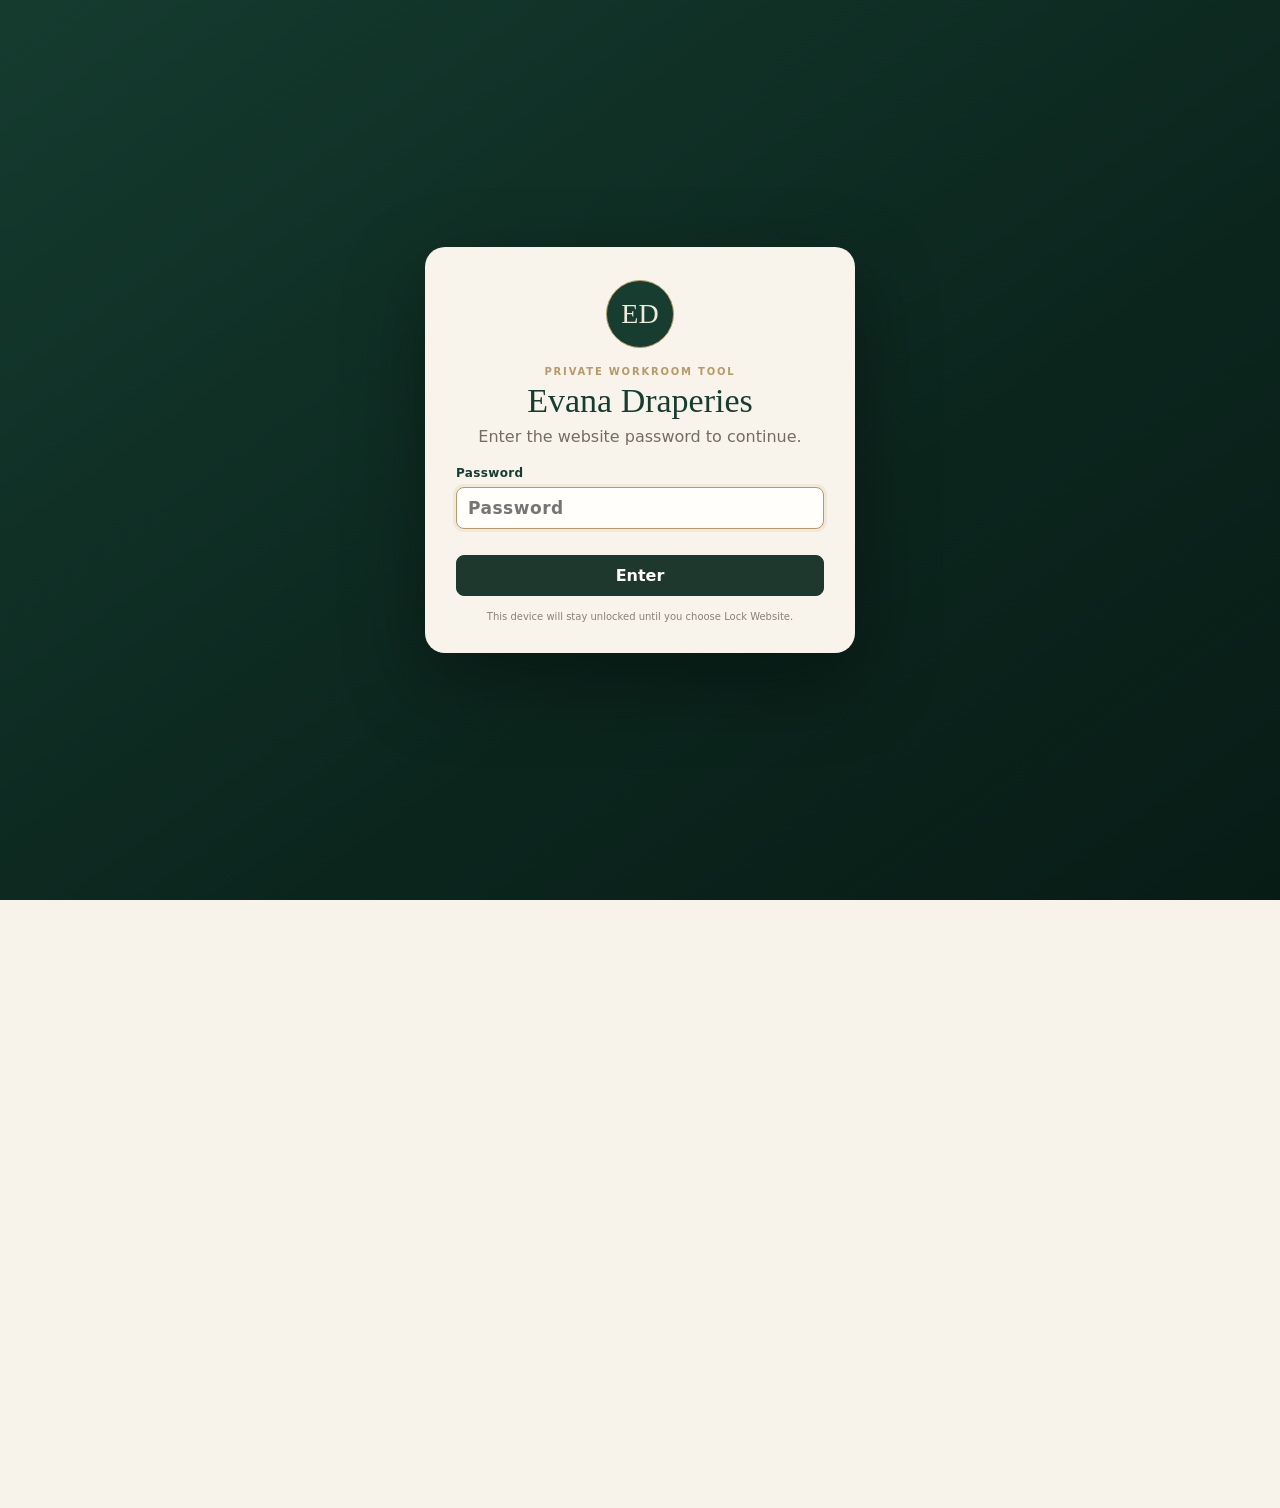
<file: designers.html>
<!doctype html>
<html lang="en">
<head>
  <meta charset="utf-8">
  <meta name="viewport" content="width=device-width, initial-scale=1">
  <title>Evana Draperies — Designers</title>
  <link rel="stylesheet" href="styles.css?v=3.19">
</head>
<body class="clients-page-body auth-locked">
  <section class="auth-gate" aria-label="Evana login">
    <div class="auth-card">
      <div class="auth-mark">ED</div>
      <div class="eyebrow">PRIVATE WORKROOM TOOL</div>
      <h1>Evana Draperies</h1>
      <p>Enter the website password to continue.</p>
      <form id="authForm">
        <label>Password
          <input id="sitePassword" type="password" autocomplete="current-password" placeholder="Password" required>
        </label>
        <div id="authError" class="auth-error" role="alert"></div>
        <button class="btn primary auth-submit" type="submit">Enter</button>
      </form>
      <div class="auth-note">This device will stay unlocked until you choose Lock Website.</div>
    </div>
  </section>

<header class="app-header">
  <div class="brand-wrap">
    <div class="brand-logo-shell"><img src="[data-uri]" alt="Evana Draperies logo" class="brand-logo" /></div>
    <div class="brand-copy">
      <div class="eyebrow light">PRIVATE WORKROOM TOOL</div>
      <h1>Evana Draperies</h1>
      <p>Designer Library</p>
    </div>
  </div>
  <div class="header-actions">
    <a class="btn header-btn link-btn" href="index.html">← Invoice Builder</a>
    <button class="btn gold" id="addClientPageBtn">+ Add Designer</button>
    <button class="btn header-btn lock-site-btn" type="button">Lock Website</button>
  </div>
</header>

<section class="sync-strip sync-strip-compact">
  <div>
    <div class="eyebrow">SYNC</div>
    <div id="syncStatusText" class="sync-status-text">Local autosave enabled.</div>
  </div>
  <div class="sync-strip-actions">
    <button class="btn ghost" id="loadCloudBtn" type="button">Load Latest Cloud</button>
    <button class="btn" id="syncNowBtn" type="button">Sync Now</button>
  </div>
</section>


<main class="clients-page-shell">
  <section class="clients-hero">
    <div>
      <div class="eyebrow">CLIENT DIRECTORY</div>
      <h2>Designers</h2>
      <p>Open a designer to see contact details, project notes, completed cash flow, and invoice history.</p>
    </div>
    <input id="clientSearch" class="client-search" placeholder="Search designers...">
  </section>
  <div id="clientCards" class="client-card-grid">
  <article class="client-detail-card seed-fallback-card"><div class="client-company">Michelle McSwain</div><div class="client-contact">(704) 691-4314 · michellemcswain29@yahoo.com</div></article>
  <article class="client-detail-card seed-fallback-card"><div class="client-company">Clarissa + Michael</div><div class="client-contact">(917) 575-7710</div></article>
  <article class="client-detail-card seed-fallback-card"><div class="client-company">New Old</div><div class="client-contact">Mary Ludemann · (407) 267-4450 · mary@newold.com</div></article>
  <article class="client-detail-card seed-fallback-card"><div class="client-company">Beth Lomas</div><div class="client-contact">(704) 771-6370 · Lomasinteriors@gmail.com</div></article>
  <article class="client-detail-card seed-fallback-card"><div class="client-company">Philip McHugh</div><div class="client-contact">(704) 421-4644 · Email TBD</div></article>
  <article class="client-detail-card seed-fallback-card"><div class="client-company">Lauren Casella</div><div class="client-contact">(704) 604-5515 · Lauren.e.casella@gmail.com</div></article>
</div>
</main>

<dialog id="clientPageDialog" class="dialog">
  <form method="dialog" id="clientPageForm">
    <div class="dialog-head">
      <div><div class="eyebrow">DESIGNER RECORD</div><h2 id="clientDialogTitle">Add Designer</h2></div>
      <button class="icon-btn" value="cancel" aria-label="Close">×</button>
    </div>
    <input type="hidden" id="editClientId">
    <div class="grid grid-2">
      <label>Designer / Company Name<input id="pcName" required></label>
      <label>Contact Person<input id="pcContact"></label>
    </div>
    <label>Billing / Project Address<input id="pcAddress"></label>
    <div class="grid grid-2">
      <label>Phone 1<input id="pcPhone1"></label>
      <label>Phone 2<input id="pcPhone2"></label>
    </div>
    <div class="grid grid-2">
      <label>Email 1<input id="pcEmail1" type="email"></label>
      <label>Email 2<input id="pcEmail2" type="email"></label>
    </div>
    <label>Notes<textarea id="pcNotes" rows="4"></textarea></label>
    <div class="dialog-actions">
      <button class="btn ghost" value="cancel">Cancel</button>
      <button class="btn primary" id="saveClientPageBtn" value="default">Save Designer</button>
    </div>
  </form>
</dialog>

<script src="auth.js?v=3.19"></script>
<script src="seed-data.js?v=3.19"></script>
  <script src="supabase-config.js?v=3.19"></script>
<script src="sync.js?v=3.19"></script>
<script src="designers.js?v=3.19"></script>
</body>
</html>
</file>
<file: styles.css>
:root{
  --ivory:#f7f2ea;
  --ivory-2:#efe5d8;
  --cream:#f1e9de;
  --paper:#fffdfa;
  --forest:#1f382e;
  --forest-deep:#14271f;
  --forest-soft:#355648;
  --gold:#b79a66;
  --gold-soft:#d9c7a6;
  --ink:#1b1b18;
  --muted:#756f66;
  --line:#ded6ca;
  --line-dark:#c8bdac;
  --danger:#9a4942;
  --shadow:0 18px 48px rgba(30,37,32,.08);
  --shadow-soft:0 8px 22px rgba(30,37,32,.06);
  font-family:Inter,ui-sans-serif,system-ui,-apple-system,BlinkMacSystemFont,"Segoe UI",sans-serif;
}
*{box-sizing:border-box}
html{background:var(--ivory)}
body{margin:0;min-height:100vh;color:var(--ink);background:
  radial-gradient(circle at 8% 4%,rgba(183,154,102,.08),transparent 28%),
  radial-gradient(circle at 93% 15%,rgba(31,56,46,.06),transparent 24%),
  var(--ivory)}
button,input,select,textarea{font:inherit}button{cursor:pointer}

/* ---------- Brand header ---------- */
.app-header{position:sticky;top:0;z-index:30;display:flex;justify-content:space-between;align-items:center;gap:24px;padding:13px 24px;background:linear-gradient(115deg,var(--forest-deep),var(--forest));border-bottom:1px solid rgba(255,255,255,.1);box-shadow:0 10px 30px rgba(20,39,31,.13)}
.app-header:after{content:"";position:absolute;inset:auto 0 0;height:1px;background:linear-gradient(90deg,transparent,var(--gold),transparent);opacity:.7}
.brand-wrap{display:flex;gap:13px;align-items:center;min-width:0}.brand-logo-shell{width:58px;height:58px;border-radius:50%;display:grid;place-items:center;padding:4px;background:rgba(255,255,255,.05);border:1px solid rgba(217,199,166,.46)}.brand-logo{width:50px;height:50px;object-fit:contain;border-radius:50%}.brand-copy h1{margin:0;font-family:"Bodoni 72","Didot",Georgia,serif;color:#fff;font-weight:500;font-size:24px;letter-spacing:.01em}.brand-copy p{margin:2px 0 0;color:rgba(255,255,255,.66);font-family:Georgia,serif;font-size:12px;letter-spacing:.07em}.eyebrow{font-size:10px;letter-spacing:.18em;color:var(--gold);font-weight:800;text-transform:uppercase}.eyebrow.light{color:var(--gold-soft);margin-bottom:1px}.header-actions{display:flex;gap:8px;flex-wrap:wrap}

/* ---------- Global controls ---------- */
.btn,.mini-btn,.seg,.type-tab,.icon-btn{border:0;border-radius:8px;padding:10px 14px;font-weight:700;transition:.18s ease}.btn:hover,.mini-btn:hover,.seg:hover,.type-tab:hover{transform:translateY(-1px)}
.btn.primary{background:var(--forest);color:#fff;border:1px solid var(--forest)}.btn.secondary{background:var(--cream);color:var(--forest);border:1px solid #dfd3c3}.btn.ghost{background:transparent;border:1px solid var(--line);color:var(--forest)}.btn.header-btn{background:transparent;color:#f8f1e7;border:1px solid rgba(255,255,255,.22)}.btn.header-btn:hover{border-color:rgba(217,199,166,.8);background:rgba(255,255,255,.05)}.btn.gold{background:var(--gold);color:#1c241f;border:1px solid var(--gold)}.btn.gold:hover{background:#c8aa72}.mini-btn{padding:8px 10px;background:#f8f4ee;color:var(--forest);border:1px solid var(--line)}.mini-btn.danger{color:var(--danger);background:#fff9f7}.icon-btn{width:34px;height:34px;border-radius:50%;padding:0;background:#f4efe8;color:var(--ink);font-size:21px;line-height:1;border:1px solid var(--line)}
.segmented{display:flex;border:1px solid var(--line);border-radius:10px;padding:3px;background:#f3ede4;box-shadow:inset 0 1px 0 rgba(255,255,255,.7)}.seg{background:transparent;padding:8px 13px;color:var(--muted)}.seg.active{background:var(--forest);color:white;box-shadow:0 4px 12px rgba(31,56,46,.16)}

/* ---------- Main workspace ---------- */
.app-shell{display:grid;grid-template-columns:minmax(0,1.14fr) minmax(500px,.86fr);gap:20px;max-width:1760px;margin:0 auto;padding:22px}.panel{background:rgba(255,253,250,.96);border:1px solid rgba(205,195,181,.76);border-radius:16px;box-shadow:var(--shadow);overflow:hidden}.builder-panel{padding:24px}.preview-panel{padding:18px;align-self:start;position:sticky;top:94px;max-height:calc(100vh - 112px);overflow:auto;background:linear-gradient(180deg,#f7f1e8,#efe6da)}
.section-title-row,.rooms-header{display:flex;justify-content:space-between;align-items:flex-start;gap:18px}.section-title-row h2,.rooms-header h2,.dialog h2{font-family:"Bodoni 72","Didot",Georgia,serif;font-size:29px;font-weight:500;line-height:1.05;margin:4px 0 0;color:var(--forest-deep)}.section-subtitle{margin:6px 0 0;color:var(--muted);font-family:Georgia,serif;font-size:13px;line-height:1.45}.rooms-header{margin-top:30px;padding-top:23px;border-top:1px solid var(--line)}
.grid{display:grid;gap:13px}.grid-4{grid-template-columns:1.15fr 1.55fr .85fr .8fr}.grid-3{grid-template-columns:repeat(3,1fr)}.grid-2{grid-template-columns:repeat(2,1fr)}.compact-top{margin-top:13px}.inline-field{display:flex;gap:7px;align-items:stretch}
label{display:block;font-size:11px;letter-spacing:.03em;font-weight:800;color:var(--forest);text-transform:none}input,select,textarea{width:100%;margin-top:6px;border:1px solid #d3c9bc;border-radius:8px;background:#fffefa;padding:10px 11px;color:var(--ink);outline:none;box-shadow:inset 0 1px 0 rgba(255,255,255,.8)}input:hover,select:hover,textarea:hover{border-color:#c6b89f}input:focus,select:focus,textarea:focus{border-color:var(--gold);box-shadow:0 0 0 3px rgba(183,154,102,.13)}textarea{resize:vertical;line-height:1.45}

/* ---------- Room + item cards ---------- */
.rooms{display:flex;flex-direction:column;gap:18px;margin-top:15px}.room-card{position:relative;border:1px solid #d9cfbf;background:linear-gradient(180deg,#fcfaf6,#f8f3eb);border-radius:14px;padding:16px 16px 17px;box-shadow:var(--shadow-soft)}.room-card:before{content:"";position:absolute;left:0;top:18px;bottom:18px;width:3px;background:linear-gradient(var(--gold),rgba(183,154,102,.15));border-radius:0 3px 3px 0}.room-head{display:flex;justify-content:space-between;gap:12px;align-items:flex-end}.room-name-label{flex:1}.room-name{font-family:Georgia,serif;font-size:15px;font-weight:600}.room-actions{display:flex;gap:8px}.items{display:flex;flex-direction:column;gap:13px;margin-top:15px}.room-notes-label{margin-top:15px;padding-top:13px;border-top:1px dashed #d4c9ba}.item-card{background:#fff;border:1px solid #ded5c8;border-radius:12px;padding:14px;box-shadow:0 5px 16px rgba(38,42,37,.04)}.item-card-head{display:flex;justify-content:space-between;align-items:center;padding-bottom:8px;border-bottom:1px solid #eee7dc}.item-number{display:inline-flex;width:25px;height:25px;border-radius:50%;align-items:center;justify-content:center;background:var(--forest);color:#fff;font-weight:800;margin-right:8px;font-size:12px}.item-title{font-family:Georgia,serif;font-size:18px;color:var(--forest-deep)}.item-type-tabs{display:flex;gap:6px;flex-wrap:wrap;margin-top:12px}.type-tab{padding:8px 11px;background:#f5f0e9;border:1px solid transparent;color:var(--muted)}.type-tab.active{background:var(--forest);color:#fff}.item-form{margin-top:12px}.subsection{padding:12px;background:#f9f5ef;border:1px solid #e3dacc;border-radius:10px;margin-top:11px}.subsection-head{display:flex;align-items:center;justify-content:space-between;gap:12px}.subsection h4{margin:0;font-family:Georgia,serif;font-size:13px;color:var(--forest)}.choice-grid{display:grid;grid-template-columns:repeat(3,minmax(0,1fr));gap:7px;margin-top:9px}.check-chip{display:flex;align-items:center;gap:7px;padding:8px 9px;background:#fffdf9;border:1px solid #d9d0c3;border-radius:8px;font-size:12px;color:var(--ink);font-weight:600;transition:.15s}.check-chip:hover{border-color:var(--gold-soft);background:#fffaf2}.check-chip:has(input:checked){background:#edf2ee;border-color:#8fa699;color:var(--forest)}.check-chip input{width:auto;margin:0;accent-color:var(--forest)}.toggle-row{display:flex;justify-content:space-between;align-items:center;gap:12px;margin-top:11px}.toggle{display:flex;align-items:center;gap:8px;font-size:12px;color:var(--muted);font-weight:700}.toggle input{width:auto;margin:0;accent-color:var(--forest)}.pricing-detail{background:#f7f1e7;border-left:3px solid var(--gold);padding:10px 12px;border-radius:7px;margin-top:10px;font-size:12px;line-height:1.55}.pricing-detail.hidden{display:none}.price-summary{margin-top:12px;padding:12px;border-radius:9px;background:#eef4f0;border:1px solid #d4e1d8}.price-summary .total-line{display:flex;justify-content:space-between;gap:20px}.price-summary .total-line strong{color:var(--forest)}.override-box{margin-top:9px;display:grid;grid-template-columns:1fr 1fr;gap:8px}.builder-footer-actions{display:flex;justify-content:flex-end;gap:9px;margin-top:22px;padding-top:18px;border-top:1px solid var(--line)}

/* ---------- Invoice preview: intentionally formal + close to existing invoice ---------- */
.preview-head{padding:0 2px 12px}.invoice-page{width:100%;max-width:850px;margin:0 auto;background:white;padding:28px 30px 24px;border:1px solid #cec6ba;box-shadow:0 12px 32px rgba(45,40,34,.09);font-family:"Times New Roman",Times,serif;min-height:1080px}.invoice-top{display:grid;grid-template-columns:1fr 1fr;gap:30px}.invoice-brand h1,.invoice-doc h1{font-size:38px;font-weight:500;margin:0 0 12px}.invoice-doc h1{text-align:right}.invoice-brand,.invoice-doc{font-size:17px;line-height:1.28}.invoice-doc{text-align:left}.invoice-doc .right-block{margin-left:auto;width:max-content;max-width:100%}.invoice-table{width:100%;border-collapse:collapse;margin-top:8px;table-layout:fixed}.invoice-table th,.invoice-table td{border:1.5px solid #111;padding:8px;vertical-align:top}.invoice-table th{font-size:14px;font-style:italic;text-align:center}.invoice-table th:nth-child(1){width:11%}.invoice-table th:nth-child(2){width:66%}.invoice-table th:nth-child(3){width:12%}.invoice-table th:nth-child(4){width:11%}.invoice-desc{font-size:15px;line-height:1.22;white-space:pre-wrap}.invoice-desc .room-title{font-weight:bold;font-size:16px}.invoice-desc .accent{color:#c51515;font-weight:bold}.invoice-number-cell,.invoice-money-cell{text-align:center;font-size:15px}.invoice-bottom{display:grid;grid-template-columns:1fr auto;gap:20px;margin-top:0;font-size:15px;line-height:1.7}.invoice-bottom .totals{min-width:210px}.invoice-bottom .total-row{display:flex;justify-content:space-between;gap:22px}.invoice-bottom .grand{border-top:1px solid #111;font-weight:bold}.watermark{position:absolute;inset:0;display:flex;align-items:center;justify-content:center;pointer-events:none;overflow:hidden}.watermark span{font-size:110px;color:rgba(35,61,50,.045);transform:rotate(-45deg);font-weight:700;letter-spacing:.08em}.invoice-wrap{position:relative}

/* ---------- Dialogs / dashboard ---------- */
.dialog{width:min(720px,94vw);border:1px solid #d8cdbc;border-radius:15px;padding:22px;background:#fffdf9;box-shadow:0 28px 80px rgba(0,0,0,.25)}.wide-dialog{width:min(980px,95vw)}.dialog::backdrop{background:rgba(20,39,31,.5);backdrop-filter:blur(5px)}.dialog-head{display:flex;justify-content:space-between;align-items:center;margin-bottom:15px}.dialog-actions{display:flex;justify-content:flex-end;gap:8px;margin-top:16px}.client-row,.dashboard-client{border:1px solid var(--line);border-radius:10px;padding:13px;margin-bottom:10px;background:#fff}.client-row h3,.dashboard-client summary strong{margin:0;font-family:Georgia,serif;color:var(--forest)}.client-meta,.muted{color:var(--muted);font-size:12px}.dashboard-client summary{display:flex;justify-content:space-between;align-items:center;cursor:pointer}.dashboard-table{width:100%;border-collapse:collapse;margin-top:10px}.dashboard-table th,.dashboard-table td{padding:8px;border-bottom:1px solid #e7e0d6;text-align:left;font-size:13px}.status-pill{display:inline-block;padding:4px 8px;border-radius:999px;background:var(--cream);font-size:11px;font-weight:800;color:var(--forest)}

@media (max-width:1200px){.app-shell{grid-template-columns:1fr}.preview-panel{position:relative;top:auto;max-height:none}.grid-4{grid-template-columns:repeat(2,1fr)}}
@media (max-width:720px){.app-header{align-items:flex-start;gap:12px;flex-direction:column;padding:12px 14px}.header-actions{width:100%}.header-actions .btn{flex:1}.app-shell{padding:10px}.builder-panel,.preview-panel{padding:13px;border-radius:12px}.grid-4,.grid-3,.grid-2{grid-template-columns:1fr}.room-head{align-items:stretch;flex-direction:column}.choice-grid{grid-template-columns:1fr 1fr}.invoice-page{padding:18px 14px;min-height:auto}.invoice-top{grid-template-columns:1fr}.invoice-doc h1{text-align:left}.invoice-doc .right-block{margin-left:0}.invoice-brand h1,.invoice-doc h1{font-size:30px}.invoice-table th:nth-child(1){width:11%}.invoice-table th:nth-child(2){width:59%}.invoice-table th:nth-child(3){width:15%}.invoice-table th:nth-child(4){width:15%}.brand-logo-shell{width:52px;height:52px}.brand-logo{width:44px;height:44px}.brand-copy h1{font-size:21px}}
@media print{body{background:white}.no-print,.app-header,.builder-panel,.preview-head{display:none!important}.app-shell{display:block;padding:0}.preview-panel{padding:0;border:0;box-shadow:none;max-height:none;overflow:visible;background:white}.invoice-page{border:0;box-shadow:none;max-width:none;width:100%;min-height:auto;margin:0;padding:.35in .45in}.panel{border:0;box-shadow:none}@page{size:letter portrait;margin:.25in}}


/* ---------- V3 workflow refinements ---------- */
.auto-tag{
  display:inline-flex;align-items:center;margin-left:5px;padding:2px 6px;border-radius:999px;
  background:var(--cream);color:var(--gold);font-size:8px;font-weight:900;letter-spacing:.08em
}
input[readonly]{background:#f3eee6;color:#665e53;cursor:not-allowed}
.workflow-label{margin:13px 0 7px;color:var(--gold);font-size:9px;letter-spacing:.14em;font-weight:900}
.grid-1{grid-template-columns:1fr}
.drapery-measure-row{
  display:grid;grid-template-columns:60px 1.05fr .85fr .85fr .85fr;gap:10px;align-items:end
}
.tiny-qty input{text-align:center;font-weight:800;font-size:16px;padding-left:4px;padding-right:4px}
.inch-field{display:flex;align-items:center;gap:6px}
.inch-field input{margin-top:6px}
.inch-field span{font:700 18px Georgia,serif;color:var(--forest);padding-top:6px}
.surcharge-section{background:#f6f2ea}
.surcharge-live{display:flex;flex-wrap:wrap;gap:7px;margin-top:10px}
.surcharge-live.is-hidden{display:none}
.surcharge-badge{
  display:inline-flex;padding:7px 9px;border-radius:999px;background:#fff4e0;border:1px solid #dcc494;
  color:#6b542b;font-size:11px;font-weight:800
}
.no-surcharge{font-size:11px;color:var(--muted);font-style:italic}
.switch-label{display:flex;align-items:center;gap:8px;font-size:10px;color:var(--muted);cursor:pointer}
.switch-label input{display:none}
.switch{width:34px;height:19px;border-radius:999px;background:#c9c2b7;position:relative;transition:.18s}
.switch:after{content:"";position:absolute;width:13px;height:13px;left:3px;top:3px;background:#fff;border-radius:50%;transition:.18s}
.switch-label input:checked + .switch{background:var(--forest)}
.switch-label input:checked + .switch:after{transform:translateX(15px)}
.suggested-price-card{
  margin-top:6px;border:1px solid #d7cbbb;border-radius:8px;background:#f9f5ef;padding:9px 11px;
  display:flex;align-items:center;justify-content:space-between;gap:12px
}
.suggested-price-card span{font-size:10px;font-weight:800;color:var(--muted)}
.suggested-price-card strong{font-family:Georgia,serif;color:var(--forest)}
.link-btn{text-decoration:none;display:inline-flex;align-items:center;justify-content:center}

/* Clients as a dedicated page */
.clients-page-body{min-height:100vh}
.clients-page-shell{max-width:1320px;margin:0 auto;padding:28px 22px 60px}
.clients-hero{
  display:flex;align-items:end;justify-content:space-between;gap:20px;
  padding:26px 28px;border:1px solid var(--line);border-radius:16px;
  background:linear-gradient(135deg,#fffdf9,#f1e8da);box-shadow:var(--shadow)
}
.clients-hero h2{margin:3px 0 4px;font-family:"Bodoni 72","Didot",Georgia,serif;font-size:38px;font-weight:500;color:var(--forest-deep)}
.clients-hero p{margin:0;color:var(--muted);font-family:Georgia,serif}
.client-search{max-width:330px;background:#fff}
.client-card-grid{display:grid;grid-template-columns:repeat(2,minmax(0,1fr));gap:16px;margin-top:18px}
.client-detail-card{border:1px solid var(--line);border-radius:14px;background:#fffdf9;padding:18px;box-shadow:var(--shadow-soft)}
.client-detail-head{display:flex;justify-content:space-between;gap:14px;align-items:flex-start;padding-bottom:13px;border-bottom:1px solid #e7dfd3}
.client-company{font-family:Georgia,serif;font-size:22px;font-weight:700;color:var(--forest)}
.client-contact{color:var(--muted);font-size:12px;margin-top:4px}
.client-detail-grid{display:grid;grid-template-columns:repeat(2,minmax(0,1fr));gap:10px;margin-top:13px}
.client-detail-grid>div{padding:9px 10px;border-radius:8px;background:#f8f4ee}
.client-detail-grid span,.client-notes-box span{display:block;font-size:9px;letter-spacing:.09em;text-transform:uppercase;color:var(--gold);font-weight:900;margin-bottom:4px}
.client-detail-grid strong{display:block;font-size:12px;color:var(--ink);overflow-wrap:anywhere}
.client-notes-box{margin-top:12px;padding:10px;background:#f7f2e9;border-left:3px solid var(--gold);font-size:12px;line-height:1.5}
.client-history{margin-top:13px;border-top:1px solid #e7dfd3;padding-top:10px}
.client-history summary{cursor:pointer;font-family:Georgia,serif;font-weight:700;color:var(--forest);display:flex;justify-content:space-between}
.client-history summary span{background:var(--cream);padding:2px 7px;border-radius:999px;font-family:Arial,sans-serif;font-size:10px}
.empty-state{padding:30px;text-align:center;color:var(--muted);border:1px dashed var(--line);border-radius:12px;background:#fff}

@media(max-width:900px){
  .drapery-measure-row{grid-template-columns:54px 1fr 1fr}
  .drapery-measure-row label:nth-child(4),.drapery-measure-row label:nth-child(5){grid-column:auto}
  .client-card-grid{grid-template-columns:1fr}
}
@media(max-width:620px){
  .drapery-measure-row{grid-template-columns:54px 1fr}
  .clients-hero{align-items:stretch;flex-direction:column}
  .client-search{max-width:none}
  .client-detail-grid{grid-template-columns:1fr}
}


/* ---------- V3.1 Discounts ---------- */
.invoice-adjustments-card{
  margin-top:22px;
  padding:18px;
  border:1px solid #d9cfbf;
  border-radius:14px;
  background:linear-gradient(180deg,#fffdf9,#f7f1e7);
  box-shadow:var(--shadow-soft);
}
.adjustments-head h3{
  margin:3px 0 4px;
  font-family:"Bodoni 72","Didot",Georgia,serif;
  color:var(--forest-deep);
  font-size:23px;
  font-weight:500;
}
.adjustments-head p{
  margin:0 0 14px;
  color:var(--muted);
  font-family:Georgia,serif;
  font-size:12px;
}
.adjustment-live-summary{
  margin-top:12px;
  padding:11px 13px;
  border-radius:9px;
  border-left:3px solid var(--gold);
  background:#fff;
  display:flex;
  justify-content:space-between;
  gap:18px;
  font-size:12px;
}
.adjustment-live-summary strong{color:var(--forest)}
.invoice-bottom .discount-row{
  color:#8b2f2f;
}
.invoice-bottom .subtotal-row{
  border-top:1px solid #bbb;
  padding-top:2px;
  margin-top:2px;
}


/* ---------- V3.2 supply + input usability ---------- */
.drapery-measure-row input[type="number"]{
  min-width:0;
  width:100%;
}
.tiny-qty{
  min-width:52px;
}
.tiny-qty input{
  width:48px !important;
  min-width:48px;
}
.item-type-tabs{
  flex-wrap:wrap;
}
.type-tab[data-type="supply"]{
  border-color:#b89a65;
}

.build-badge{display:inline-flex;margin-left:7px;padding:2px 6px;border:1px solid rgba(201,170,107,.75);border-radius:999px;color:#d9be87;font:800 9px/1 Arial,sans-serif;letter-spacing:.08em;vertical-align:middle}.brand-logo-shell{background:rgba(255,255,255,.1);overflow:hidden}.brand-logo{display:block!important;opacity:1!important}.designer-actions{display:flex;gap:7px}.mini-btn.danger{color:#8b2f2f;border-color:#d9b7af;background:#fff7f5}.mini-btn.danger:hover{background:#f7e3de}


/* ---------- V3.7 optional drapery measurements ---------- */
.measurement-toggle-row{
  display:flex;
  flex-wrap:wrap;
  gap:8px;
  margin:0 0 10px;
}
.measurement-toggle{
  display:inline-flex;
  align-items:center;
  gap:7px;
  padding:7px 11px;
  border:1px solid #d9cfbf;
  border-radius:999px;
  background:#faf7f1;
  color:#6d675e;
  font-size:10px;
  font-weight:800;
  cursor:pointer;
  user-select:none;
  transition:.16s ease;
}
.measurement-toggle input{
  accent-color:var(--forest);
  margin:0;
}
.measurement-toggle.active{
  color:var(--forest);
  border-color:#8fa092;
  background:#edf2ed;
}
.drapery-measure-row-flex{
  grid-template-columns:60px minmax(130px,1.15fr) minmax(95px,.85fr) repeat(auto-fit,minmax(105px,.85fr));
}
.measurement-prefix{
  color:var(--forest);
  font:800 12px/1 Arial,sans-serif;
  padding-top:6px;
  white-space:nowrap;
}
@media(max-width:900px){
  .drapery-measure-row-flex{grid-template-columns:54px repeat(2,minmax(120px,1fr));}
}
@media(max-width:620px){
  .drapery-measure-row-flex{grid-template-columns:54px 1fr;}
}


/* ---------- V3.8 multiple drapery measurement sets ---------- */
.measurement-sets-wrap{
  display:flex;
  flex-direction:column;
  gap:12px;
}
.measurement-set{
  padding:12px;
  border:1px solid #ddd3c5;
  border-radius:12px;
  background:#fbf8f3;
}
.measurement-set + .measurement-set{
  background:#f7f2e9;
}
.measurement-set-head{
  display:flex;
  align-items:center;
  justify-content:space-between;
  gap:12px;
  margin-bottom:8px;
}
.measurement-set-title{
  color:var(--forest);
  font:700 12px/1.2 Georgia,serif;
}
.remove-measurement-btn{
  border:1px solid #dcbdb3;
  background:#fff7f4;
  color:#934437;
  border-radius:999px;
  padding:5px 9px;
  font-size:10px;
  font-weight:800;
  cursor:pointer;
}
.add-measurement-btn{
  margin-top:10px;
  margin-bottom:14px;
  background:#f0e7d9;
  border-color:#d9c8ae;
  color:var(--forest);
}
.drapery-common-fields{
  margin-top:4px;
}
.pricing-measure-line{
  display:grid;
  grid-template-columns:1.15fr repeat(4,auto);
  gap:8px;
  align-items:center;
  padding:5px 0;
  border-bottom:1px dashed #ddd3c5;
}
.pricing-measure-line span{
  font-size:10px;
}
@media(max-width:800px){
  .pricing-measure-line{
    grid-template-columns:1fr 1fr;
  }
}


/* ---------- V3.9 measurement toggle reliability ---------- */
.measurement-toggle{
  position:relative;
}
.measurement-toggle input[type="checkbox"]{
  width:15px;
  height:15px;
  flex:0 0 15px;
  cursor:pointer;
}
.measurement-copy-note{
  margin:-7px 0 15px 3px;
  color:var(--muted);
  font-size:10px;
  font-style:italic;
}


/* ---------- V3.10 FW toggle + measurement copy fix ---------- */
.measurement-toggle-row .measurement-toggle:first-child.active{
  border-color:#6f8b76;
  background:#e9f0e9;
  box-shadow:inset 0 0 0 1px rgba(35,61,50,.06);
}


/* ---------- V3.11 drapery finish charges ---------- */
.finishing-charge-grid{
  display:grid;
  grid-template-columns:repeat(2,minmax(0,1fr));
  gap:10px;
}
.finishing-charge-card{
  display:flex;
  align-items:center;
  justify-content:space-between;
  gap:12px;
  min-height:52px;
  padding:10px 12px;
  border:1px solid #d9cfbf;
  border-radius:10px;
  background:#fffdf9;
}
.finishing-charge-card.selected{
  border-color:#8ea08f;
  background:#eef3ed;
}
.finishing-charge-name{
  display:flex;
  align-items:center;
  gap:8px;
  font-size:12px;
  font-weight:800;
  color:var(--forest);
}
.finishing-charge-name input{
  width:16px;
  height:16px;
  accent-color:var(--forest);
}
.charge-input{
  display:flex;
  align-items:center;
  gap:4px;
  max-width:120px;
}
.charge-input span{
  font-weight:800;
  color:var(--gold);
}
.charge-input input{
  width:95px;
  margin:0;
}

/* Force desktop-style invoice header during printing, even from a phone.
   iOS print can keep the phone viewport active, so the normal mobile
   media query would otherwise stack the two information columns. */
@media print{
  html,body{
    width:8.5in !important;
    min-width:8.5in !important;
  }
  .invoice-page{
    width:7.6in !important;
    min-width:7.6in !important;
    max-width:7.6in !important;
    margin:0 auto !important;
    padding:.32in .38in !important;
    box-sizing:border-box !important;
  }
  .invoice-top{
    display:grid !important;
    grid-template-columns:minmax(0,1fr) minmax(0,1fr) !important;
    gap:.45in !important;
    align-items:start !important;
  }
  .invoice-brand,
  .invoice-doc{
    display:block !important;
    width:auto !important;
    min-width:0 !important;
  }
  .invoice-doc{
    text-align:left !important;
  }
  .invoice-doc h1{
    text-align:right !important;
  }
  .invoice-doc .right-block{
    margin-left:auto !important;
    width:max-content !important;
    max-width:100% !important;
  }
  .invoice-brand h1,
  .invoice-doc h1{
    font-size:26pt !important;
  }
  .invoice-brand,
  .invoice-doc{
    font-size:11pt !important;
    line-height:1.22 !important;
  }
  .invoice-bottom{
    display:grid !important;
    grid-template-columns:1fr auto !important;
    gap:.25in !important;
  }
  .invoice-table{
    width:100% !important;
    table-layout:fixed !important;
  }
  .invoice-table th:nth-child(1){width:11% !important;}
  .invoice-table th:nth-child(2){width:66% !important;}
  .invoice-table th:nth-child(3){width:12% !important;}
  .invoice-table th:nth-child(4){width:11% !important;}
  *{
    -webkit-print-color-adjust:exact !important;
    print-color-adjust:exact !important;
  }
}

@media(max-width:620px){
  .finishing-charge-grid{grid-template-columns:1fr;}
}


/* ---------- V3.12 Roman / Pillow / Supply ---------- */
.segmented-choice{
  display:flex;flex-wrap:wrap;gap:8px;margin:6px 0 14px;
}
.segmented-choice label{
  display:inline-flex;align-items:center;justify-content:center;
  min-height:38px;padding:8px 13px;border:1px solid #d9cfbf;
  border-radius:999px;background:#faf7f1;color:#6d675e;
  font-size:11px;font-weight:800;cursor:pointer;
}
.segmented-choice label.selected{color:#fff;border-color:var(--forest);background:var(--forest)}
.segmented-choice input{position:absolute;opacity:0;pointer-events:none}

.roman-addon-grid{display:grid;grid-template-columns:repeat(2,minmax(0,1fr));gap:10px}
.roman-addon-card{padding:12px;border:1px solid #d9cfbf;border-radius:11px;background:#fffdf9}
.roman-addon-card.selected{background:#eef3ed;border-color:#8fa092}
.roman-addon-toggle{display:flex;align-items:center;gap:8px;font-weight:800;color:var(--forest)}
.roman-addon-toggle input{width:16px;height:16px;accent-color:var(--forest)}
.compact-addon-grid{margin-top:10px}
.roman-rate-note{
  margin-top:10px;padding:9px 11px;border-left:3px solid var(--gold);
  background:#fffaf0;color:#6d675e;font-size:10px;font-weight:700
}

.feature-toggle-card{
  display:flex;align-items:center;gap:8px;min-height:40px;padding:9px 11px;
  border:1px solid #d9cfbf;border-radius:9px;background:#fffdf9;
  font-weight:800;color:var(--forest)
}
.feature-toggle-card.selected{border-color:#8fa092;background:#eef3ed}
.feature-toggle-card input{width:16px;height:16px;accent-color:var(--forest)}
.feature-toggle-card.inline-toggle{margin-top:6px}
.pillow-detail-panel{
  margin-top:10px;padding:11px;border:1px dashed #d7cbbb;
  border-radius:10px;background:#fbf8f3
}
.supply-deposit-box{border-left:4px solid var(--gold)}
.deposit-row{color:#8a6427;font-weight:700}
@media(max-width:620px){.roman-addon-grid{grid-template-columns:1fr}}


/* ---------- V3.13 Sync ---------- */
.sync-strip{max-width:1320px;margin:14px auto 0;padding:12px 18px;border:1px solid #d9cfbf;border-radius:14px;background:#fffaf1;display:flex;align-items:center;justify-content:space-between;gap:12px}
.sync-strip-compact{margin-bottom:8px}
.sync-status-text{font-weight:700;color:#244234;font-size:14px}
.sync-strip-actions{display:flex;gap:10px;flex-wrap:wrap}
@media (max-width: 820px){.sync-strip{margin:10px 12px 0;flex-direction:column;align-items:flex-start}}
\n\n/* ---------- V3.14 Roman top treatment ---------- */\n.three-choice{display:grid;grid-template-columns:repeat(3,minmax(0,1fr));width:100%}\n.three-choice label{width:100%}\n.roman-treatment-popup{margin-top:10px;padding:14px;border:1px solid #d6c6ae;border-radius:12px;background:#fffaf0;box-shadow:0 8px 22px rgba(37,52,45,.06)}\n.roman-treatment-popup-title{margin-bottom:10px;color:var(--forest);font-family:Georgia,serif;font-size:16px;font-weight:700}\n@media(max-width:620px){.three-choice{grid-template-columns:1fr 1fr 1fr}.roman-treatment-popup .grid-2{grid-template-columns:1fr}}\n

/* ---------- V3.15 Website password gate ---------- */
body.auth-locked{overflow:hidden;}
body.auth-locked > :not(.auth-gate){visibility:hidden !important;pointer-events:none !important;}
.auth-gate{
  position:fixed;inset:0;z-index:99999;
  display:flex;align-items:center;justify-content:center;
  padding:24px;background:linear-gradient(145deg,#153b2f,#0b251d 62%,#081c16);
  visibility:visible !important;pointer-events:auto !important;
}
body:not(.auth-locked) .auth-gate{display:none;}
.auth-card{
  width:min(430px,100%);padding:32px 30px 28px;border:1px solid rgba(241,233,222,.22);
  border-radius:20px;background:#f8f3eb;box-shadow:0 28px 80px rgba(0,0,0,.35);text-align:center;
}
.auth-mark{
  width:68px;height:68px;margin:0 auto 18px;border-radius:50%;display:grid;place-items:center;
  border:1px solid #b79a64;background:#173c30;color:#f1e9de;font-family:Georgia,serif;font-size:28px;
}
.auth-card h1{margin:5px 0 8px;color:#173c30;font:500 34px/1.1 Georgia,serif;}
.auth-card p{margin:0 0 20px;color:#746d63;}
.auth-card label{display:block;text-align:left;color:#173c30;font-weight:800;font-size:12px;}
.auth-card input{margin-top:7px;width:100%;font-size:17px;letter-spacing:.03em;}
.auth-error{min-height:22px;padding-top:7px;color:#9a3f31;font-size:12px;font-weight:800;text-align:left;}
.auth-submit{width:100%;margin-top:4px;}
.auth-note{margin-top:14px;color:#8a8278;font-size:10px;line-height:1.4;}
.lock-site-btn{white-space:nowrap;}


/* ---------- V3.18 print cleanup ---------- */
@media print{
  .app-header,
  .sync-strip,
  .builder-panel,
  .preview-head,
  .auth-gate,
  .no-print{
    display:none !important;
  }

  .app-shell{
    display:block !important;
    padding:0 !important;
    margin:0 !important;
  }

  .preview-panel{
    display:block !important;
    position:static !important;
    top:auto !important;
    padding:0 !important;
    margin:0 !important;
    border:0 !important;
    border-radius:0 !important;
    box-shadow:none !important;
    background:#fff !important;
    max-height:none !important;
    overflow:visible !important;
  }

  .invoice-wrap{
    margin:0 !important;
    padding:0 !important;
  }
}

.seed-fallback-card .client-company{font-size:20px;font-weight:800;color:var(--forest-deep);margin-bottom:6px}.seed-fallback-card .client-contact{color:var(--muted);font-size:14px}
</file>
